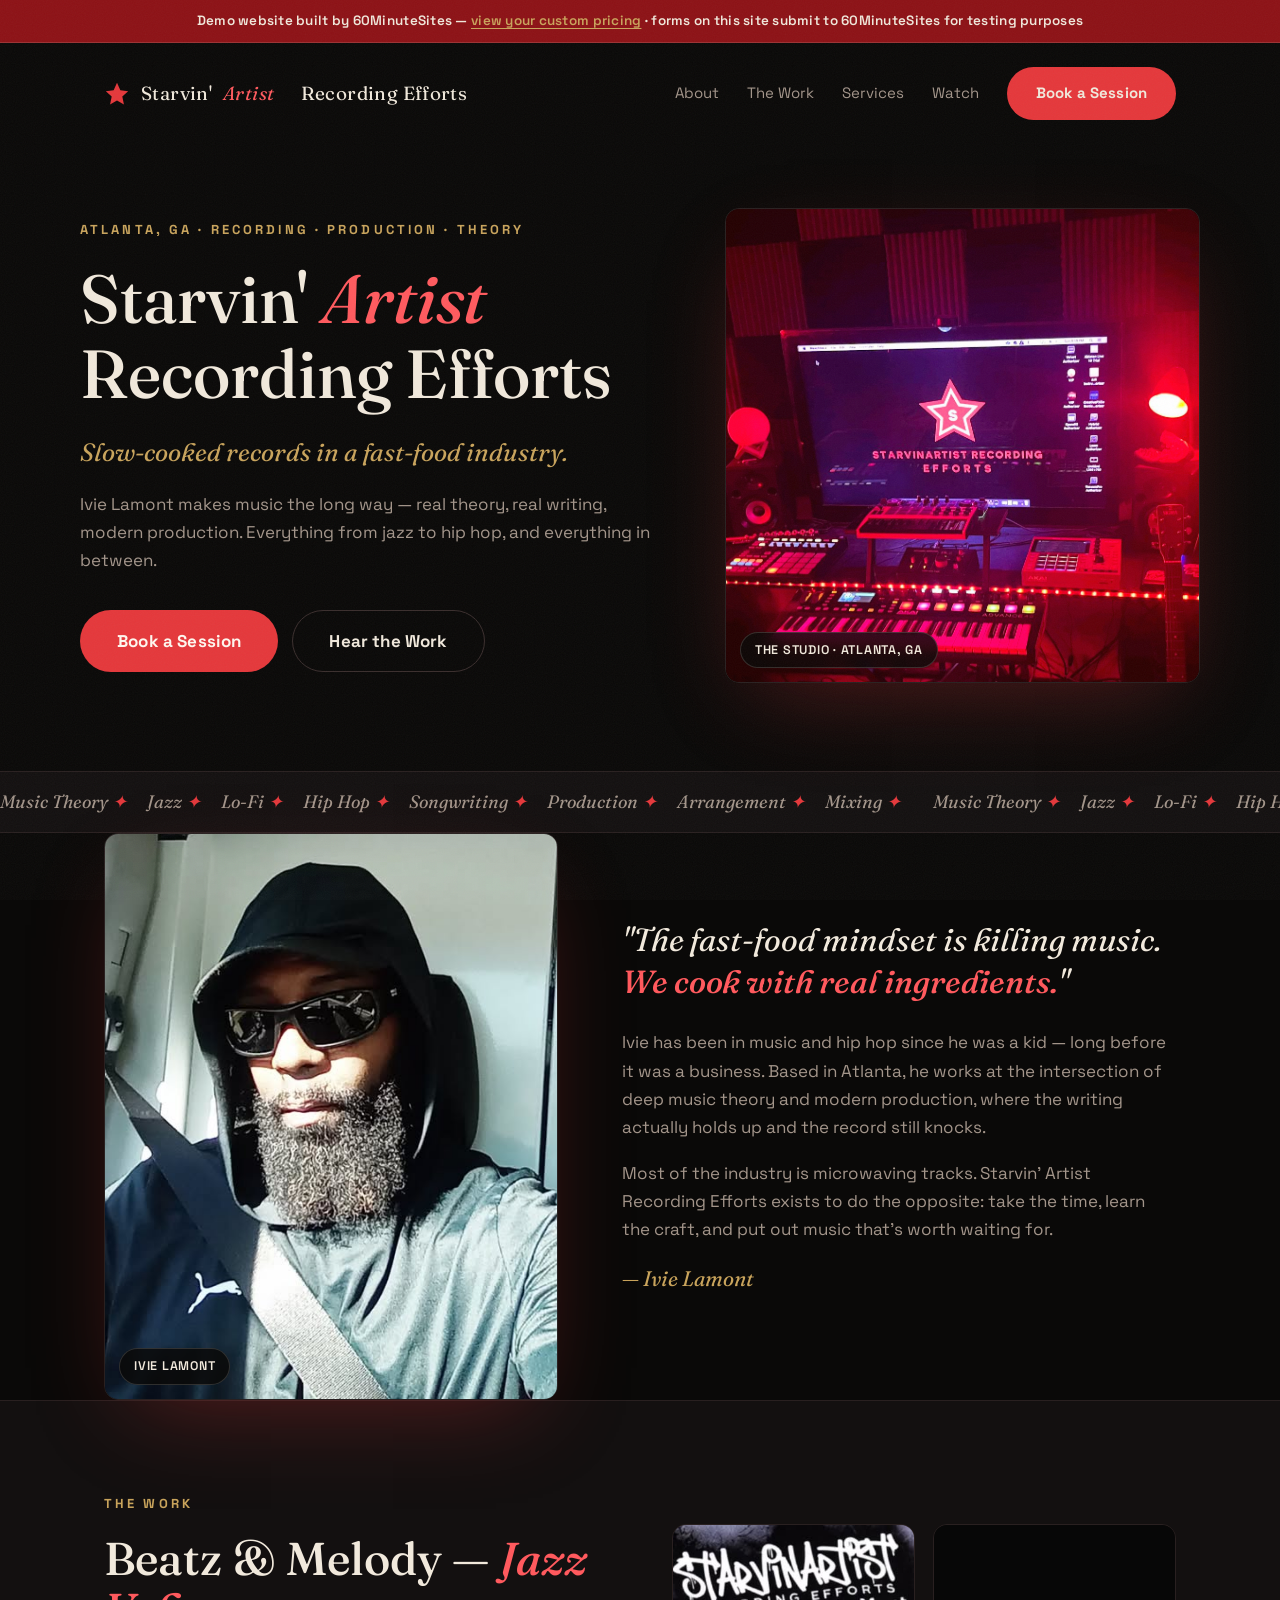
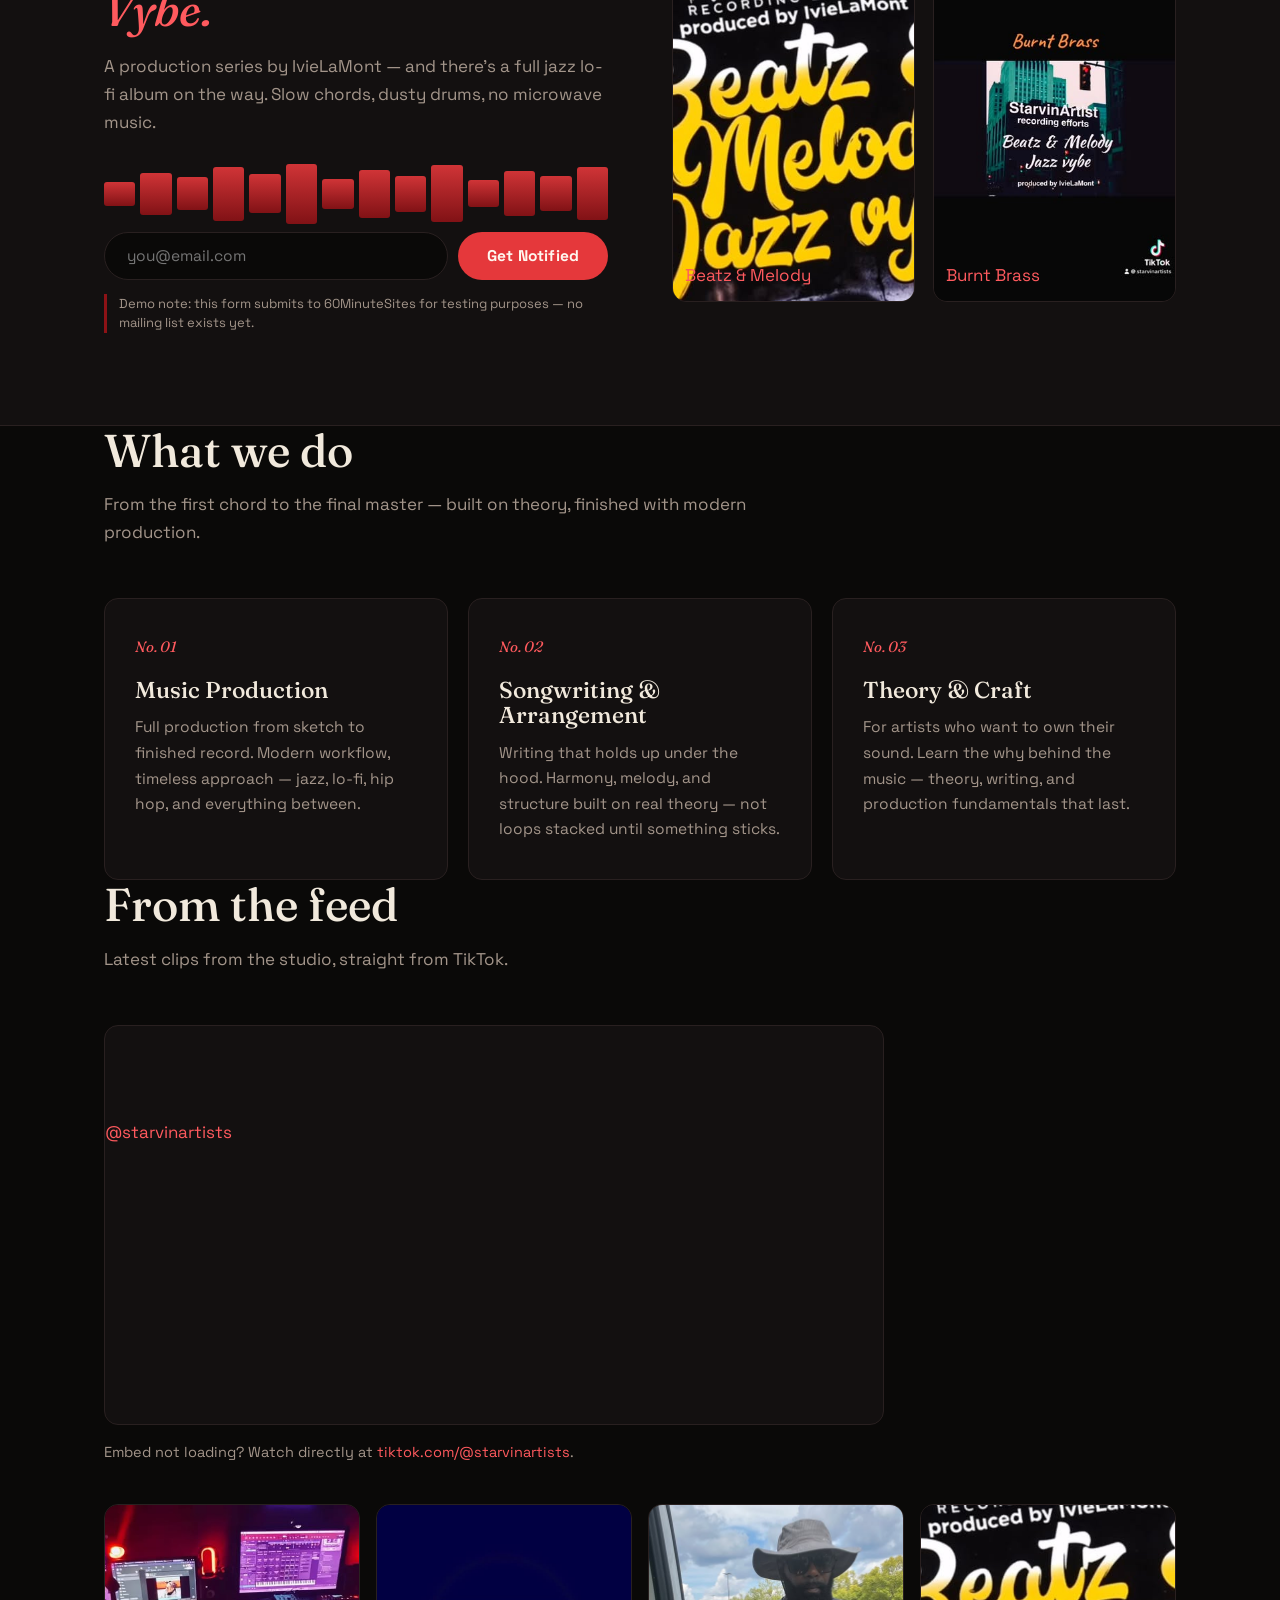
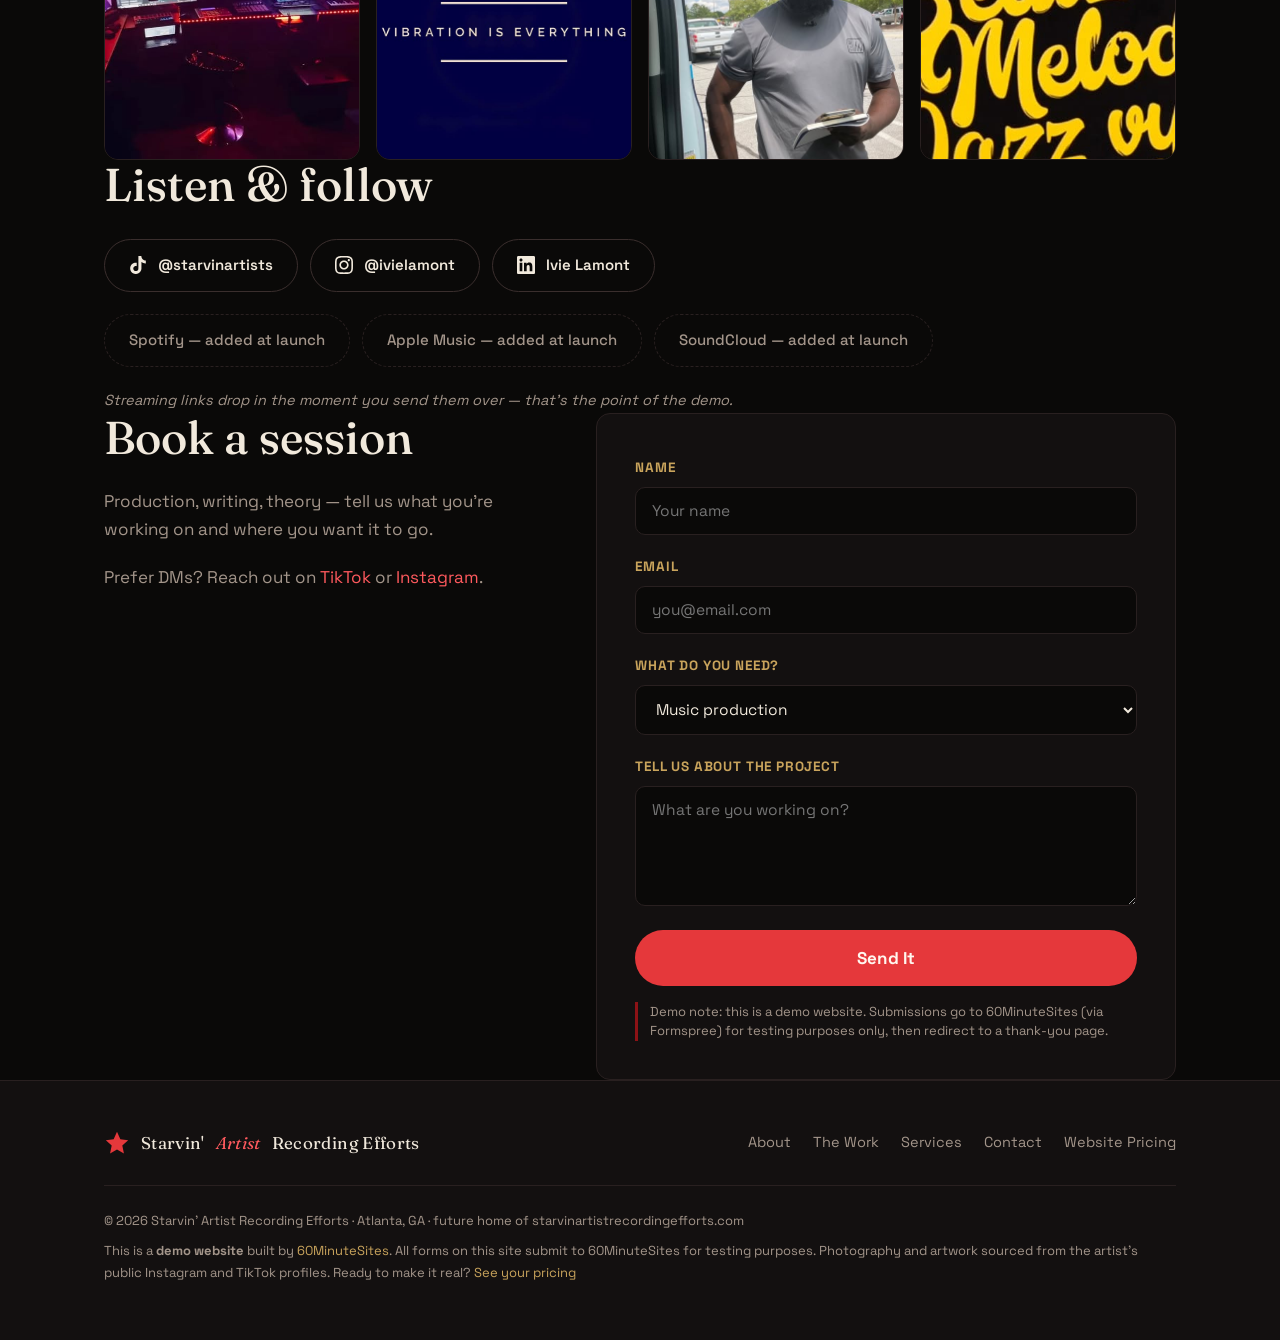
<file: index.html>
<!DOCTYPE html>
<html lang="en">
<head>
  <meta charset="UTF-8">
  <meta name="viewport" content="width=device-width, initial-scale=1.0">
  <title>Starvin' Artist Recording Efforts — Music Production, Atlanta GA</title>
  <meta name="description" content="Starvin' Artist Recording Efforts — Ivie Lamont. Music production, songwriting, and music theory from jazz to hip hop. Atlanta, GA.">
  <meta name="robots" content="noindex">
  <link rel="icon" href="data:image/svg+xml,%3Csvg xmlns='http://www.w3.org/2000/svg' viewBox='0 0 24 24'%3E%3Cpath fill='%23e5383b' d='M12 1.7l3.1 6.9 7.2.8-5.4 5 1.5 7.2L12 17.9l-6.4 3.7 1.5-7.2-5.4-5 7.2-.8z'/%3E%3C/svg%3E">
  <link rel="preconnect" href="https://fonts.googleapis.com">
  <link rel="preconnect" href="https://fonts.gstatic.com" crossorigin>
  <link href="https://fonts.googleapis.com/css2?family=Fraunces:ital,opsz,wght@0,9..144,400;0,9..144,500;1,9..144,400;1,9..144,500&family=Space+Grotesk:wght@400;600;700&display=swap" rel="stylesheet">
  <link rel="stylesheet" href="assets/style.css?v=3">
</head>
<body>

  <div class="demo-bar">
    Demo website built by 60MinuteSites — <a href="pricing.html">view your custom pricing</a> · forms on this site submit to 60MinuteSites for testing purposes
  </div>

  <div class="wrap">
    <nav>
      <a class="nav-logo" href="index.html">
        <svg class="star" viewBox="0 0 24 24" aria-hidden="true"><path d="M12 1.7l3.1 6.9 7.2.8-5.4 5 1.5 7.2L12 17.9l-6.4 3.7 1.5-7.2-5.4-5 7.2-.8z"/></svg>
        Starvin' <em>Artist</em>&nbsp;<span class="lockup-tail">Recording Efforts</span>
      </a>
      <div class="nav-links">
        <a href="#about">About</a>
        <a href="#work">The Work</a>
        <a href="#services">Services</a>
        <a href="#watch">Watch</a>
        <a href="#contact" class="btn btn-solid">Book a Session</a>
      </div>
    </nav>
  </div>

  <header class="wrap hero">
    <div>
      <div class="eyebrow">Atlanta, GA · Recording · Production · Theory</div>
      <h1>Starvin' <em>Artist</em> Recording Efforts</h1>
      <p class="tagline">Slow-cooked records in a fast-food industry.</p>
      <p class="sub">Ivie Lamont makes music the long way — real theory, real writing, modern production. Everything from jazz to hip hop, and everything in between.</p>
      <div class="hero-ctas">
        <a href="#contact" class="btn btn-solid btn-lg">Book a Session</a>
        <a href="#work" class="btn btn-ghost btn-lg">Hear the Work</a>
      </div>
    </div>
    <div class="photo-frame">
      <img src="assets/img/studio-wide.jpg" alt="The Starvin' Artist Recording Efforts studio in Atlanta — production desk, keyboards and monitors" width="999" height="999">
      <span class="chip">The Studio · Atlanta, GA</span>
    </div>
  </header>

  <div class="marquee" aria-hidden="true">
    <div class="marquee-inner">
      <span>Music Theory <b>✦</b> Jazz <b>✦</b> Lo-Fi <b>✦</b> Hip Hop <b>✦</b> Songwriting <b>✦</b> Production <b>✦</b> Arrangement <b>✦</b> Mixing <b>✦</b></span>
      <span>Music Theory <b>✦</b> Jazz <b>✦</b> Lo-Fi <b>✦</b> Hip Hop <b>✦</b> Songwriting <b>✦</b> Production <b>✦</b> Arrangement <b>✦</b> Mixing <b>✦</b></span>
    </div>
  </div>

  <section id="about" class="wrap">
    <div class="about-grid">
      <div class="about-photos">
        <div class="photo-frame">
          <img src="assets/img/ivie-portrait.jpg" alt="Ivie Lamont" width="640" height="640">
          <span class="chip">Ivie Lamont</span>
        </div>
      </div>
      <div class="about-copy">
        <p class="big-quote">"The fast-food mindset is killing music. <strong>We cook with real ingredients.</strong>"</p>
        <p>Ivie has been in music and hip hop since he was a kid — long before it was a business. Based in Atlanta, he works at the intersection of deep music theory and modern production, where the writing actually holds up and the record still knocks.</p>
        <p>Most of the industry is microwaving tracks. Starvin' Artist Recording Efforts exists to do the opposite: take the time, learn the craft, and put out music that's worth waiting for.</p>
        <p class="sig">— Ivie Lamont</p>
      </div>
    </div>
  </section>

  <section id="work" class="work">
    <div class="wrap work-grid">
      <div>
        <div class="eyebrow">The Work</div>
        <h2 style="font-size: clamp(32px, 4.4vw, 46px); margin-bottom: 16px;">Beatz &amp; Melody — <em style="color: var(--red-bright);">Jazz Vybe.</em></h2>
        <p style="color: var(--muted); margin-bottom: 8px;">A production series by IvieLaMont — and there's a full jazz lo-fi album on the way. Slow chords, dusty drums, no microwave music.</p>
        <div class="waveform" aria-hidden="true">
          <i style="--h:40;--d:0"></i><i style="--h:70;--d:.1"></i><i style="--h:55;--d:.2"></i><i style="--h:90;--d:.3"></i><i style="--h:65;--d:.4"></i><i style="--h:100;--d:.5"></i><i style="--h:50;--d:.6"></i><i style="--h:80;--d:.7"></i><i style="--h:60;--d:.8"></i><i style="--h:95;--d:.9"></i><i style="--h:45;--d:1"></i><i style="--h:75;--d:1.1"></i><i style="--h:58;--d:1.2"></i><i style="--h:88;--d:1.3"></i>
        </div>
        <form class="notify-form" action="https://formspree.io/f/xojeqvng" method="POST">
          <input type="hidden" name="_subject" value="Starvin' Artist DEMO — Album notify signup">
          <input type="hidden" name="_next" class="next-url" value="thank-you.html">
          <input type="hidden" name="site" value="starvin-artist-recording-efforts (demo)">
          <input type="email" name="email" placeholder="you@email.com" required>
          <button type="submit" class="btn btn-solid">Get Notified</button>
        </form>
        <p class="form-disclaimer" style="margin-top:14px;">Demo note: this form submits to 60MinuteSites for testing purposes — no mailing list exists yet.</p>
      </div>
      <div class="release-row">
        <a class="release" href="https://www.instagram.com/ivielamont/" target="_blank" rel="noopener">
          <img src="assets/img/art-jazz-vybe.jpg" alt="Beatz & Melody — Jazz Vybe, produced by IvieLaMont" width="360" height="640">
          <span class="chip">Beatz &amp; Melody</span>
        </a>
        <a class="release" href="https://www.tiktok.com/@starvinartists" target="_blank" rel="noopener">
          <img src="assets/img/art-burnt-brass.jpg" alt="Burnt Brass — Beatz & Melody Jazz Vybe on TikTok" width="360" height="640">
          <span class="chip">Burnt Brass</span>
        </a>
      </div>
    </div>
  </section>

  <section id="services" class="wrap">
    <div class="section-head">
      <h2>What we do</h2>
      <p>From the first chord to the final master — built on theory, finished with modern production.</p>
    </div>
    <div class="cards">
      <div class="card">
        <div class="num">No. 01</div>
        <h3>Music Production</h3>
        <p>Full production from sketch to finished record. Modern workflow, timeless approach — jazz, lo-fi, hip hop, and everything between.</p>
      </div>
      <div class="card">
        <div class="num">No. 02</div>
        <h3>Songwriting &amp; Arrangement</h3>
        <p>Writing that holds up under the hood. Harmony, melody, and structure built on real theory — not loops stacked until something sticks.</p>
      </div>
      <div class="card">
        <div class="num">No. 03</div>
        <h3>Theory &amp; Craft</h3>
        <p>For artists who want to own their sound. Learn the why behind the music — theory, writing, and production fundamentals that last.</p>
      </div>
    </div>
  </section>

  <section id="watch" class="wrap">
    <div class="section-head">
      <h2>From the feed</h2>
      <p>Latest clips from the studio, straight from TikTok.</p>
    </div>
    <div class="embed-frame">
      <blockquote class="tiktok-embed" cite="https://www.tiktok.com/@starvinartists" data-unique-id="starvinartists" data-embed-type="creator" style="max-width:780px;min-width:288px;">
        <section><a target="_blank" rel="noopener" href="https://www.tiktok.com/@starvinartists?refer=creator_embed">@starvinartists</a></section>
      </blockquote>
    </div>
    <p class="embed-fallback">Embed not loading? Watch directly at <a href="https://www.tiktok.com/@starvinartists" target="_blank" rel="noopener">tiktok.com/@starvinartists</a>.</p>

    <div class="gallery" style="margin-top: 40px;">
      <a href="https://www.instagram.com/ivielamont/" target="_blank" rel="noopener"><img src="assets/img/studio-desk.jpg" alt="The production desk, lit in red" width="640" height="480"></a>
      <a href="https://www.instagram.com/ivielamont/" target="_blank" rel="noopener"><img src="assets/img/vibration.jpg" alt="Vibration is everything" width="640" height="628"></a>
      <a href="https://www.instagram.com/ivielamont/" target="_blank" rel="noopener"><img src="assets/img/ivie-notebook.jpg" alt="Ivie Lamont writing" width="512" height="640"></a>
      <a href="https://www.instagram.com/ivielamont/" target="_blank" rel="noopener"><img src="assets/img/art-jazz-vybe.jpg" alt="Beatz & Melody — Jazz Vybe artwork" width="360" height="640"></a>
    </div>
  </section>

  <section id="listen" class="wrap" style="padding-top: 0;">
    <div class="section-head" style="margin-bottom: 28px;">
      <h2>Listen &amp; follow</h2>
    </div>
    <div class="listen-row">
      <a class="social-btn" href="https://www.tiktok.com/@starvinartists" target="_blank" rel="noopener">
        <svg viewBox="0 0 24 24" aria-hidden="true"><path d="M12.53.02C13.84 0 15.14.01 16.44 0c.08 1.53.63 3.09 1.75 4.17 1.12 1.11 2.7 1.62 4.24 1.79v4.03c-1.44-.05-2.89-.35-4.2-.97-.57-.26-1.1-.59-1.62-.93-.01 2.92.01 5.84-.02 8.75-.08 1.4-.54 2.79-1.35 3.94-1.31 1.92-3.58 3.17-5.91 3.21-1.43.08-2.86-.31-4.08-1.03-2.02-1.19-3.44-3.37-3.65-5.71-.02-.5-.03-1-.01-1.49.18-1.9 1.12-3.72 2.58-4.96 1.66-1.44 3.98-2.13 6.15-1.72.02 1.48-.04 2.96-.04 4.44-.99-.32-2.15-.23-3.02.37-.63.41-1.11 1.04-1.36 1.75-.21.51-.15 1.07-.14 1.61.24 1.64 1.82 3.02 3.5 2.87 1.12-.01 2.19-.66 2.77-1.61.19-.33.4-.67.41-1.06.1-1.79.06-3.57.07-5.36.01-4.03-.01-8.05.02-12.07z"/></svg>
        @starvinartists
      </a>
      <a class="social-btn" href="https://www.instagram.com/ivielamont/" target="_blank" rel="noopener">
        <svg viewBox="0 0 24 24" aria-hidden="true"><path d="M12 2.163c3.204 0 3.584.012 4.85.07 3.252.148 4.771 1.691 4.919 4.919.058 1.265.069 1.645.069 4.849 0 3.205-.012 3.584-.069 4.849-.149 3.225-1.664 4.771-4.919 4.919-1.266.058-1.644.07-4.85.07-3.204 0-3.584-.012-4.849-.07-3.26-.149-4.771-1.699-4.919-4.92-.058-1.265-.07-1.644-.07-4.849 0-3.204.013-3.583.07-4.849.149-3.227 1.664-4.771 4.919-4.919 1.266-.057 1.645-.069 4.849-.069zm0-2.163c-3.259 0-3.667.014-4.947.072-4.358.2-6.78 2.618-6.98 6.98-.059 1.281-.073 1.689-.073 4.948 0 3.259.014 3.668.072 4.948.2 4.358 2.618 6.78 6.98 6.98 1.281.058 1.689.072 4.948.072 3.259 0 3.668-.014 4.948-.072 4.354-.2 6.782-2.618 6.979-6.98.059-1.28.073-1.689.073-4.948 0-3.259-.014-3.667-.072-4.947-.196-4.354-2.617-6.78-6.979-6.98-1.281-.059-1.69-.073-4.949-.073zm0 5.838c-3.403 0-6.162 2.759-6.162 6.162s2.759 6.163 6.162 6.163 6.162-2.759 6.162-6.163c0-3.403-2.759-6.162-6.162-6.162zm0 10.162c-2.209 0-4-1.79-4-4 0-2.209 1.791-4 4-4s4 1.791 4 4c0 2.21-1.791 4-4 4zm6.406-11.845c-.796 0-1.441.645-1.441 1.44s.645 1.44 1.441 1.44c.795 0 1.439-.645 1.439-1.44s-.644-1.44-1.439-1.44z"/></svg>
        @ivielamont
      </a>
      <a class="social-btn" href="https://www.linkedin.com/in/ivie-lamont-6354243a/" target="_blank" rel="noopener">
        <svg viewBox="0 0 24 24" aria-hidden="true"><path d="M20.447 20.452h-3.554v-5.569c0-1.328-.027-3.037-1.852-3.037-1.853 0-2.136 1.445-2.136 2.939v5.667H9.351V9h3.414v1.561h.046c.477-.9 1.637-1.85 3.37-1.85 3.601 0 4.267 2.37 4.267 5.455v6.286zM5.337 7.433c-1.144 0-2.063-.926-2.063-2.065 0-1.138.92-2.063 2.063-2.063 1.14 0 2.064.925 2.064 2.063 0 1.139-.925 2.065-2.064 2.065zm1.782 13.019H3.555V9h3.564v11.452zM22.225 0H1.771C.792 0 0 .774 0 1.729v20.542C0 23.227.792 24 1.771 24h20.451C23.2 24 24 23.227 24 22.271V1.729C24 .774 23.2 0 22.225 0z"/></svg>
        Ivie Lamont
      </a>
    </div>
    <div class="listen-row">
      <span class="social-btn soon">Spotify — added at launch</span>
      <span class="social-btn soon">Apple Music — added at launch</span>
      <span class="social-btn soon">SoundCloud — added at launch</span>
    </div>
    <p class="soon-note">Streaming links drop in the moment you send them over — that's the point of the demo.</p>
  </section>

  <section id="contact" class="wrap">
    <div class="contact-grid">
      <div class="contact-side">
        <div class="section-head" style="margin-bottom:24px;">
          <h2>Book a session</h2>
        </div>
        <p>Production, writing, theory — tell us what you're working on and where you want it to go.</p>
        <p>Prefer DMs? Reach out on <a href="https://www.tiktok.com/@starvinartists" target="_blank" rel="noopener">TikTok</a> or <a href="https://www.instagram.com/ivielamont/" target="_blank" rel="noopener">Instagram</a>.</p>
      </div>
      <form class="contact-form" action="https://formspree.io/f/xojeqvng" method="POST">
        <input type="hidden" name="_subject" value="Starvin' Artist DEMO — Booking inquiry">
        <input type="hidden" name="_next" class="next-url" value="thank-you.html">
        <input type="hidden" name="site" value="starvin-artist-recording-efforts (demo)">
        <div>
          <label for="name">Name</label>
          <input type="text" id="name" name="name" placeholder="Your name" required>
        </div>
        <div>
          <label for="email">Email</label>
          <input type="email" id="email" name="email" placeholder="you@email.com" required>
        </div>
        <div>
          <label for="need">What do you need?</label>
          <select id="need" name="need">
            <option>Music production</option>
            <option>Songwriting / arrangement</option>
            <option>Theory &amp; craft</option>
            <option>Something else</option>
          </select>
        </div>
        <div>
          <label for="message">Tell us about the project</label>
          <textarea id="message" name="message" placeholder="What are you working on?"></textarea>
        </div>
        <button type="submit" class="btn btn-solid btn-lg">Send It</button>
        <p class="form-disclaimer">Demo note: this is a demo website. Submissions go to 60MinuteSites (via Formspree) for testing purposes only, then redirect to a thank-you page.</p>
      </form>
    </div>
  </section>

  <footer>
    <div class="wrap">
      <div class="footer-grid">
        <a class="nav-logo" href="index.html">
          <svg class="star" viewBox="0 0 24 24" aria-hidden="true"><path d="M12 1.7l3.1 6.9 7.2.8-5.4 5 1.5 7.2L12 17.9l-6.4 3.7 1.5-7.2-5.4-5 7.2-.8z"/></svg>
          Starvin' <em>Artist</em> Recording Efforts
        </a>
        <div class="footer-links">
          <a href="#about">About</a>
          <a href="#work">The Work</a>
          <a href="#services">Services</a>
          <a href="#contact">Contact</a>
          <a href="pricing.html">Website Pricing</a>
        </div>
      </div>
      <div class="footer-legal">
        <p>© 2026 Starvin' Artist Recording Efforts · Atlanta, GA · future home of starvinartistrecordingefforts.com</p>
        <p style="margin-top:8px;">This is a <strong>demo website</strong> built by <a href="https://60minutesites.com" target="_blank" rel="noopener">60MinuteSites</a>. All forms on this site submit to 60MinuteSites for testing purposes. Photography and artwork sourced from the artist's public Instagram and TikTok profiles. Ready to make it real? <a href="pricing.html">See your pricing</a></p>
      </div>
    </div>
  </footer>

  <script>
    // make form redirects absolute so _next works on any host (GitHub Pages or final domain)
    document.querySelectorAll('.next-url').forEach(function (i) {
      i.value = new URL(i.getAttribute('value'), window.location.href).href;
    });
  </script>
  <script async src="https://www.tiktok.com/embed.js"></script>
</body>
</html>
</file>
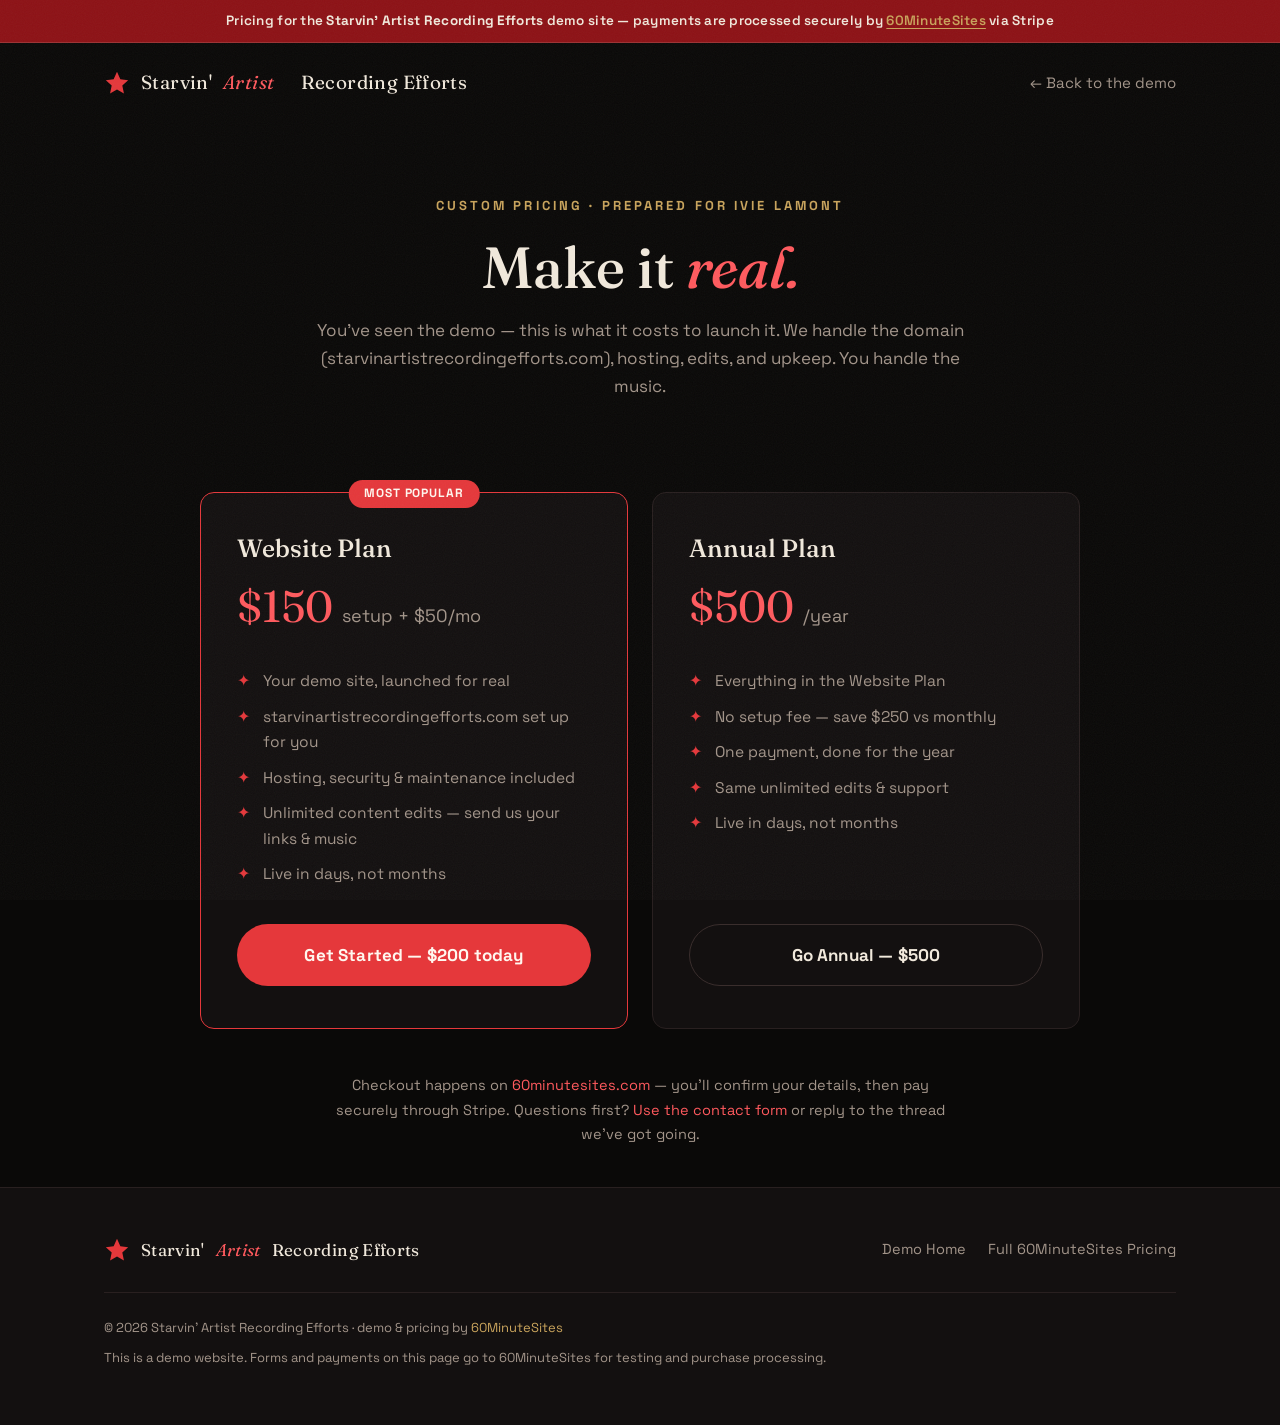
<file: pricing.html>
<!DOCTYPE html>
<html lang="en">
<head>
  <meta charset="UTF-8">
  <meta name="viewport" content="width=device-width, initial-scale=1.0">
  <title>Website Pricing — Starvin' Artist Recording Efforts</title>
  <meta name="description" content="Custom website pricing for Starvin' Artist Recording Efforts, built by 60MinuteSites.">
  <meta name="robots" content="noindex">
  <link rel="icon" href="data:image/svg+xml,%3Csvg xmlns='http://www.w3.org/2000/svg' viewBox='0 0 24 24'%3E%3Cpath fill='%23e5383b' d='M12 1.7l3.1 6.9 7.2.8-5.4 5 1.5 7.2L12 17.9l-6.4 3.7 1.5-7.2-5.4-5 7.2-.8z'/%3E%3C/svg%3E">
  <link rel="preconnect" href="https://fonts.googleapis.com">
  <link rel="preconnect" href="https://fonts.gstatic.com" crossorigin>
  <link href="https://fonts.googleapis.com/css2?family=Fraunces:ital,opsz,wght@0,9..144,400;0,9..144,500;1,9..144,400;1,9..144,500&family=Space+Grotesk:wght@400;600;700&display=swap" rel="stylesheet">
  <link rel="stylesheet" href="assets/style.css?v=3">
</head>
<body>

  <div class="demo-bar">
    Pricing for the <strong>Starvin' Artist Recording Efforts</strong> demo site — payments are processed securely by <a href="https://60minutesites.com" target="_blank" rel="noopener">60MinuteSites</a> via Stripe
  </div>

  <div class="wrap">
    <nav>
      <a class="nav-logo" href="index.html">
        <svg class="star" viewBox="0 0 24 24" aria-hidden="true"><path d="M12 1.7l3.1 6.9 7.2.8-5.4 5 1.5 7.2L12 17.9l-6.4 3.7 1.5-7.2-5.4-5 7.2-.8z"/></svg>
        Starvin' <em>Artist</em>&nbsp;<span class="lockup-tail">Recording Efforts</span>
      </a>
      <div class="nav-links">
        <a href="index.html">← Back to the demo</a>
      </div>
    </nav>
  </div>

  <header class="wrap pricing-hero">
    <div class="eyebrow">Custom Pricing · Prepared for Ivie Lamont</div>
    <h1>Make it <em>real.</em></h1>
    <p>You've seen the demo — this is what it costs to launch it. We handle the domain (starvinartistrecordingefforts.com), hosting, edits, and upkeep. You handle the music.</p>
  </header>

  <div class="wrap" style="padding-bottom: 40px;">
    <div class="plans">
      <div class="plan featured">
        <div class="flag">Most Popular</div>
        <h3>Website Plan</h3>
        <div class="price">$150 <small>setup + $50/mo</small></div>
        <ul>
          <li>Your demo site, launched for real</li>
          <li>starvinartistrecordingefforts.com set up for you</li>
          <li>Hosting, security &amp; maintenance included</li>
          <li>Unlimited content edits — send us your links &amp; music</li>
          <li>Live in days, not months</li>
        </ul>
        <a class="btn btn-solid btn-lg" href="https://60minutesites.com/checkout-information.html?plan=monthly">Get Started — $200 today</a>
      </div>
      <div class="plan">
        <h3>Annual Plan</h3>
        <div class="price">$500 <small>/year</small></div>
        <ul>
          <li>Everything in the Website Plan</li>
          <li>No setup fee — save $250 vs monthly</li>
          <li>One payment, done for the year</li>
          <li>Same unlimited edits &amp; support</li>
          <li>Live in days, not months</li>
        </ul>
        <a class="btn btn-ghost btn-lg" href="https://60minutesites.com/checkout-information.html?plan=annual">Go Annual — $500</a>
      </div>
    </div>

    <p class="pricing-note">
      Checkout happens on <a href="https://60minutesites.com" target="_blank" rel="noopener">60minutesites.com</a> — you'll confirm your details, then pay securely through Stripe. Questions first? <a href="index.html#contact">Use the contact form</a> or reply to the thread we've got going.
    </p>
  </div>

  <footer>
    <div class="wrap">
      <div class="footer-grid">
        <a class="nav-logo" href="index.html">
          <svg class="star" viewBox="0 0 24 24" aria-hidden="true"><path d="M12 1.7l3.1 6.9 7.2.8-5.4 5 1.5 7.2L12 17.9l-6.4 3.7 1.5-7.2-5.4-5 7.2-.8z"/></svg>
          Starvin' <em>Artist</em> Recording Efforts
        </a>
        <div class="footer-links">
          <a href="index.html">Demo Home</a>
          <a href="https://60minutesites.com/pricing.html" target="_blank" rel="noopener">Full 60MinuteSites Pricing</a>
        </div>
      </div>
      <div class="footer-legal">
        <p>© 2026 Starvin' Artist Recording Efforts · demo &amp; pricing by <a href="https://60minutesites.com" target="_blank" rel="noopener">60MinuteSites</a></p>
        <p style="margin-top:8px;">This is a demo website. Forms and payments on this page go to 60MinuteSites for testing and purchase processing.</p>
      </div>
    </div>
  </footer>

</body>
</html>
</file>
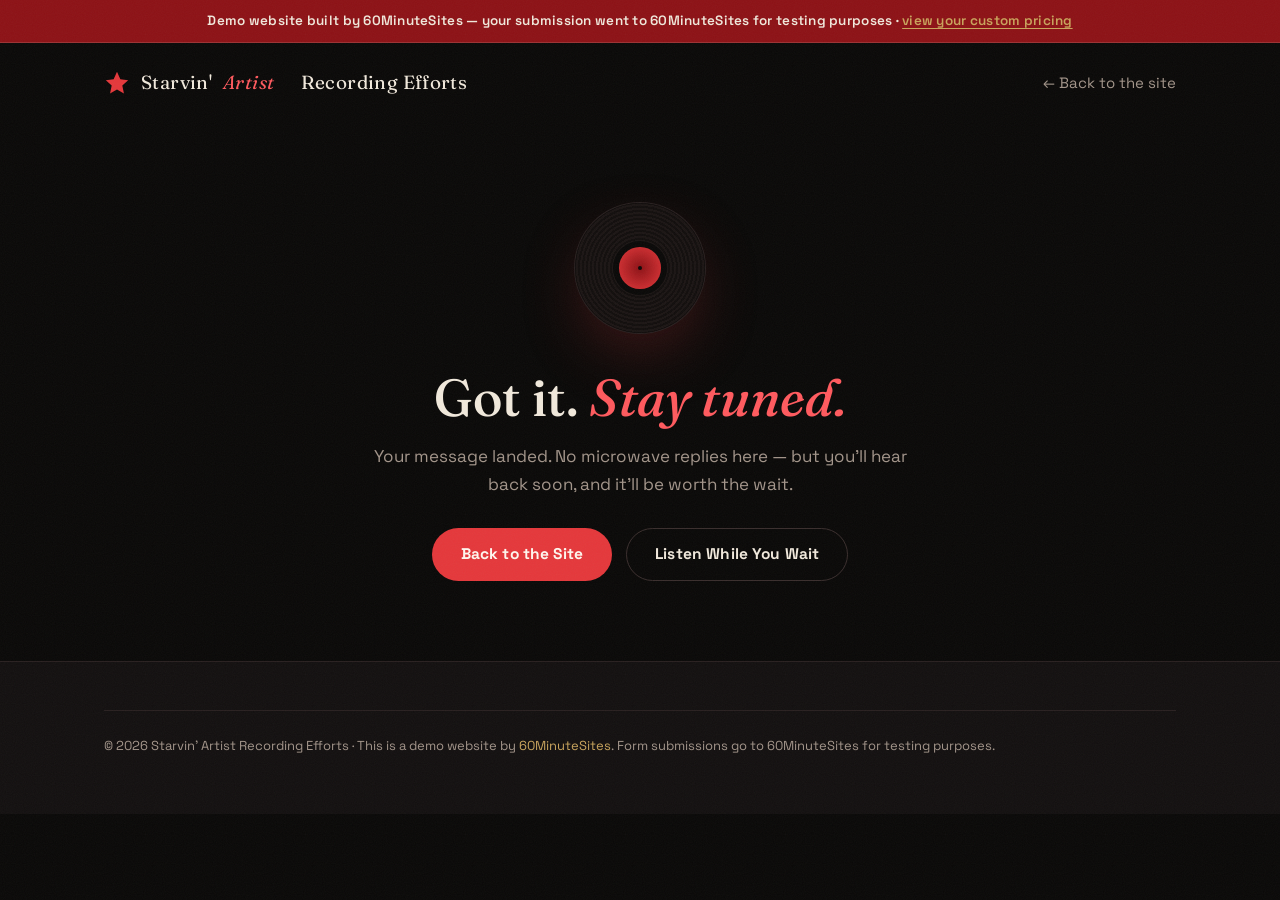
<file: thank-you.html>
<!DOCTYPE html>
<html lang="en">
<head>
  <meta charset="UTF-8">
  <meta name="viewport" content="width=device-width, initial-scale=1.0">
  <title>Message Received — Starvin' Artist Recording Efforts</title>
  <meta name="robots" content="noindex">
  <link rel="icon" href="data:image/svg+xml,%3Csvg xmlns='http://www.w3.org/2000/svg' viewBox='0 0 24 24'%3E%3Cpath fill='%23e5383b' d='M12 1.7l3.1 6.9 7.2.8-5.4 5 1.5 7.2L12 17.9l-6.4 3.7 1.5-7.2-5.4-5 7.2-.8z'/%3E%3C/svg%3E">
  <link rel="preconnect" href="https://fonts.googleapis.com">
  <link rel="preconnect" href="https://fonts.gstatic.com" crossorigin>
  <link href="https://fonts.googleapis.com/css2?family=Fraunces:ital,opsz,wght@0,9..144,400;0,9..144,500;1,9..144,400;1,9..144,500&family=Space+Grotesk:wght@400;600;700&display=swap" rel="stylesheet">
  <link rel="stylesheet" href="assets/style.css?v=3">
</head>
<body>

  <div class="demo-bar">
    Demo website built by 60MinuteSites — your submission went to 60MinuteSites for testing purposes · <a href="pricing.html">view your custom pricing</a>
  </div>

  <div class="wrap">
    <nav>
      <a class="nav-logo" href="index.html">
        <svg class="star" viewBox="0 0 24 24" aria-hidden="true"><path d="M12 1.7l3.1 6.9 7.2.8-5.4 5 1.5 7.2L12 17.9l-6.4 3.7 1.5-7.2-5.4-5 7.2-.8z"/></svg>
        Starvin' <em>Artist</em>&nbsp;<span class="lockup-tail">Recording Efforts</span>
      </a>
      <div class="nav-links">
        <a href="index.html">← Back to the site</a>
      </div>
    </nav>
  </div>

  <main class="thanks">
    <div class="vinyl" aria-hidden="true"></div>
    <h1>Got it. <em>Stay tuned.</em></h1>
    <p>Your message landed. No microwave replies here — but you'll hear back soon, and it'll be worth the wait.</p>
    <div class="hero-ctas">
      <a href="index.html" class="btn btn-solid">Back to the Site</a>
      <a href="index.html#listen" class="btn btn-ghost">Listen While You Wait</a>
    </div>
  </main>

  <footer>
    <div class="wrap">
      <div class="footer-legal">
        <p>© 2026 Starvin' Artist Recording Efforts · This is a demo website by <a href="https://60minutesites.com" target="_blank" rel="noopener">60MinuteSites</a>. Form submissions go to 60MinuteSites for testing purposes.</p>
      </div>
    </div>
  </footer>

</body>
</html>
</file>
<file: assets/style.css>
/* Starvin' Artist Recording Efforts — demo site by 60MinuteSites */

:root {
  --bg: #0a0908;
  --surface: #131010;
  --surface-2: #1a1514;
  --line: #292020;
  --cream: #f1e9dc;
  --muted: #a3958a;
  --red: #e5383b;
  --red-bright: #ff5a5e;
  --red-deep: #8d1216;
  --brass: #c9a45c;
  --radius: 14px;
  --font-display: "Fraunces", Georgia, serif;
  --font-body: "Space Grotesk", -apple-system, sans-serif;
}

* { margin: 0; padding: 0; box-sizing: border-box; }

html { scroll-behavior: smooth; overflow-x: clip; }

body {
  background: var(--bg);
  color: var(--cream);
  font-family: var(--font-body);
  font-size: 17px;
  line-height: 1.65;
  -webkit-font-smoothing: antialiased;
}

/* film grain */
body::after {
  content: "";
  position: fixed;
  inset: 0;
  pointer-events: none;
  z-index: 999;
  opacity: 0.045;
  background-image: url("data:image/svg+xml,%3Csvg xmlns='http://www.w3.org/2000/svg' width='160' height='160'%3E%3Cfilter id='n'%3E%3CfeTurbulence type='fractalNoise' baseFrequency='0.9' numOctaves='2'/%3E%3C/filter%3E%3Crect width='160' height='160' filter='url(%23n)'/%3E%3C/svg%3E");
}

h1, h2, h3 { font-family: var(--font-display); font-weight: 500; line-height: 1.1; }

a { color: var(--red-bright); text-decoration: none; }
a:hover { color: var(--cream); }

img { max-width: 100%; display: block; }

.wrap { max-width: 1120px; margin: 0 auto; padding: 0 24px; }

/* ---------- demo banner ---------- */
.demo-bar {
  position: sticky;
  top: 0;
  z-index: 100;
  background: var(--red-deep);
  color: var(--cream);
  font-size: 13.5px;
  font-weight: 600;
  text-align: center;
  padding: 10px 16px;
  letter-spacing: 0.02em;
  border-bottom: 1px solid rgba(241, 233, 220, 0.15);
}
.demo-bar a {
  color: var(--brass);
  text-decoration: underline;
  text-underline-offset: 3px;
}
.demo-bar a:hover { color: var(--cream); }

/* ---------- nav ---------- */
nav {
  display: flex;
  align-items: center;
  justify-content: space-between;
  padding: 24px 0;
  gap: 16px;
}
.nav-logo {
  display: inline-flex;
  align-items: center;
  gap: 11px;
  font-family: var(--font-display);
  font-size: 19px;
  color: var(--cream);
  letter-spacing: 0.02em;
}
.nav-logo .star { width: 26px; height: 26px; fill: var(--red); flex-shrink: 0; }
.nav-logo em { color: var(--red-bright); font-style: italic; }
.nav-links { display: flex; gap: 28px; align-items: center; flex-wrap: wrap; }
.nav-links a { color: var(--muted); font-size: 15px; }
.nav-links a:hover { color: var(--cream); }
.nav-links a.btn { color: var(--cream); }

/* ---------- buttons ---------- */
.btn {
  display: inline-block;
  padding: 13px 28px;
  border-radius: 999px;
  font-weight: 700;
  font-size: 15.5px;
  letter-spacing: 0.01em;
  border: 1.5px solid transparent;
  cursor: pointer;
  transition: transform 0.15s ease, background 0.15s ease, color 0.15s ease, border-color 0.15s ease;
  font-family: var(--font-body);
}
.btn:active { transform: scale(0.97); }
.btn-solid { background: var(--red); color: #fff7ef; }
.btn-solid:hover { background: var(--red-bright); color: #fff; }
.btn-ghost { border-color: #3a2e2d; color: var(--cream); background: transparent; }
.btn-ghost:hover { border-color: var(--red); color: var(--red-bright); }
.btn-lg { padding: 16px 36px; font-size: 17px; }

/* ---------- hero ---------- */
.hero {
  padding: 64px 0 88px;
  display: grid;
  grid-template-columns: 1.1fr 0.9fr;
  gap: 64px;
  align-items: center;
}
.eyebrow {
  color: var(--brass);
  font-size: 13px;
  font-weight: 700;
  letter-spacing: 0.24em;
  text-transform: uppercase;
  margin-bottom: 20px;
}
.hero h1 {
  font-size: clamp(42px, 5.8vw, 68px);
  margin-bottom: 22px;
}
.hero h1 em { color: var(--red-bright); font-style: italic; }
.hero .tagline {
  font-family: var(--font-display);
  font-style: italic;
  font-size: clamp(20px, 2.5vw, 25px);
  color: var(--brass);
  margin-bottom: 16px;
}
.hero p.sub { color: var(--muted); max-width: 52ch; margin-bottom: 36px; }
.hero-ctas { display: flex; gap: 14px; flex-wrap: wrap; }

/* photo frames */
.photo-frame {
  position: relative;
  border-radius: var(--radius);
  overflow: hidden;
  border: 1px solid var(--line);
  box-shadow: 0 30px 90px -30px rgba(229, 56, 59, 0.35);
}
.photo-frame img { width: 100%; height: 100%; object-fit: cover; }
.photo-frame .chip {
  position: absolute;
  left: 14px;
  bottom: 14px;
  background: rgba(10, 9, 8, 0.82);
  border: 1px solid rgba(241, 233, 220, 0.16);
  backdrop-filter: blur(6px);
  color: var(--cream);
  font-size: 12.5px;
  font-weight: 600;
  letter-spacing: 0.06em;
  text-transform: uppercase;
  padding: 7px 14px;
  border-radius: 999px;
}
.hero .photo-frame { aspect-ratio: 1; }

/* ---------- marquee ---------- */
.marquee {
  border-top: 1px solid var(--line);
  border-bottom: 1px solid var(--line);
  overflow: hidden;
  padding: 15px 0;
  background: var(--surface);
}
.marquee-inner {
  display: flex;
  width: max-content;
  animation: scroll 30s linear infinite;
}
.marquee span {
  font-family: var(--font-display);
  font-style: italic;
  font-size: 18px;
  color: var(--muted);
  white-space: nowrap;
  padding-right: 16px;
}
.marquee span b { color: var(--red); font-weight: 500; padding-right: 16px; }
@keyframes scroll { to { transform: translateX(-50%); } }
@media (prefers-reduced-motion: reduce) {
  .marquee-inner, .vinyl, .waveform i { animation: none !important; }
}

/* ---------- sections ---------- */
section { padding: 92px 0; }
.section-head { margin-bottom: 52px; max-width: 660px; }
.section-head h2 { font-size: clamp(32px, 4.4vw, 46px); margin-bottom: 14px; }
.section-head h2 em { color: var(--red-bright); font-style: italic; }
.section-head p { color: var(--muted); }

/* about */
.about-grid { display: grid; grid-template-columns: 0.9fr 1.1fr; gap: 64px; align-items: center; }
.about-photos { position: relative; }
.about-photos .photo-frame { aspect-ratio: 4 / 5; }
.about-copy .big-quote {
  font-family: var(--font-display);
  font-style: italic;
  font-size: clamp(24px, 3vw, 32px);
  line-height: 1.3;
  color: var(--cream);
  margin-bottom: 26px;
}
.about-copy .big-quote strong { color: var(--red-bright); font-weight: 500; }
.about-copy p { color: var(--muted); margin-bottom: 18px; }
.about-copy .sig {
  font-family: var(--font-display);
  font-style: italic;
  font-size: 21px;
  color: var(--brass);
}

/* services */
.cards { display: grid; grid-template-columns: repeat(3, 1fr); gap: 20px; }
.card {
  background: var(--surface);
  border: 1px solid var(--line);
  border-radius: var(--radius);
  padding: 36px 30px;
  transition: border-color 0.2s ease, transform 0.2s ease;
}
.card:hover { border-color: var(--red-deep); transform: translateY(-4px); }
.card .num {
  font-family: var(--font-display);
  font-style: italic;
  color: var(--red-bright);
  font-size: 15px;
  margin-bottom: 18px;
}
.card h3 { font-size: 23px; margin-bottom: 12px; }
.card p { color: var(--muted); font-size: 15.5px; }

/* work / releases */
.work { background: var(--surface); border-top: 1px solid var(--line); border-bottom: 1px solid var(--line); }
.work-grid { display: grid; grid-template-columns: 1fr 1fr; gap: 64px; align-items: center; }
.release-row { display: grid; grid-template-columns: 1fr 1fr; gap: 18px; }
.release {
  position: relative;
  border-radius: var(--radius);
  overflow: hidden;
  border: 1px solid var(--line);
  aspect-ratio: 9 / 14;
}
.release img { width: 100%; height: 100%; object-fit: cover; object-position: center 20%; transition: transform 0.3s ease; }
.release:hover img { transform: scale(1.04); }
.release .chip { position: absolute; left: 12px; bottom: 12px; }
.waveform { display: flex; gap: 5px; align-items: center; height: 60px; margin: 28px 0 8px; }
.waveform i {
  flex: 1;
  background: linear-gradient(to top, var(--red-deep), var(--red));
  border-radius: 3px;
  height: calc(var(--h) * 1%);
  opacity: 0.9;
  animation: pulse 1.8s ease-in-out infinite;
  animation-delay: calc(var(--d) * 1s);
}
@keyframes pulse {
  0%, 100% { transform: scaleY(1); }
  50% { transform: scaleY(0.55); }
}

/* notify form */
.notify-form { display: flex; gap: 10px; flex-wrap: wrap; }
.notify-form input[type="email"] {
  flex: 1;
  min-width: 220px;
  background: var(--bg);
  border: 1.5px solid var(--line);
  border-radius: 999px;
  padding: 13px 22px;
  color: var(--cream);
  font-family: var(--font-body);
  font-size: 15.5px;
}
.notify-form input:focus { outline: none; border-color: var(--red); }

/* tiktok embed */
.embed-frame {
  max-width: 780px;
  border-radius: var(--radius);
  overflow: hidden;
  border: 1px solid var(--line);
  background: var(--surface);
  min-height: 400px;
}
.embed-frame blockquote { margin: 0 auto; }
.embed-fallback { color: var(--muted); font-size: 14.5px; margin-top: 16px; }

/* gallery */
.gallery { display: grid; grid-template-columns: repeat(4, 1fr); gap: 16px; }
.gallery a { display: block; border-radius: var(--radius); overflow: hidden; border: 1px solid var(--line); aspect-ratio: 1; }
.gallery img { width: 100%; height: 100%; object-fit: cover; transition: transform 0.3s ease, opacity 0.3s ease; }
.gallery a:hover img { transform: scale(1.05); opacity: 0.85; }

/* listen / follow */
.listen-row { display: flex; gap: 12px; flex-wrap: wrap; margin-bottom: 22px; }
.social-btn {
  display: inline-flex;
  align-items: center;
  gap: 11px;
  padding: 13px 24px;
  border-radius: 999px;
  border: 1.5px solid #3a2e2d;
  color: var(--cream);
  font-weight: 600;
  font-size: 15px;
  transition: border-color 0.15s ease, color 0.15s ease;
}
.social-btn svg { width: 18px; height: 18px; fill: currentColor; flex-shrink: 0; }
.social-btn:hover { border-color: var(--red); color: var(--red-bright); }
.social-btn.soon {
  border-style: dashed;
  border-color: var(--line);
  color: var(--muted);
  cursor: default;
  font-weight: 500;
}
.soon-note { color: var(--muted); font-size: 14.5px; font-style: italic; }

/* contact */
.contact-grid { display: grid; grid-template-columns: 0.85fr 1.15fr; gap: 64px; align-items: start; }
.contact-side p { color: var(--muted); margin-bottom: 20px; }
.contact-form {
  background: var(--surface);
  border: 1px solid var(--line);
  border-radius: var(--radius);
  padding: 38px;
  display: grid;
  gap: 16px;
}
.contact-form label { font-size: 13.5px; font-weight: 700; color: var(--brass); letter-spacing: 0.06em; text-transform: uppercase; }
.contact-form input,
.contact-form select,
.contact-form textarea {
  width: 100%;
  background: var(--bg);
  border: 1.5px solid var(--line);
  border-radius: 10px;
  padding: 13px 16px;
  color: var(--cream);
  font-family: var(--font-body);
  font-size: 15.5px;
  margin-top: 7px;
}
.contact-form input:focus,
.contact-form select:focus,
.contact-form textarea:focus { outline: none; border-color: var(--red); }
.contact-form textarea { resize: vertical; min-height: 120px; }

.form-disclaimer {
  font-size: 13px;
  color: var(--muted);
  line-height: 1.5;
  border-left: 3px solid var(--red-deep);
  padding-left: 12px;
}

/* ---------- pricing page ---------- */
.pricing-hero { padding: 72px 0 40px; text-align: center; }
.pricing-hero h1 { font-size: clamp(38px, 5.5vw, 58px); margin-bottom: 16px; }
.pricing-hero h1 em { color: var(--red-bright); font-style: italic; }
.pricing-hero p { color: var(--muted); max-width: 60ch; margin: 0 auto; }

.plans { display: grid; grid-template-columns: 1fr 1fr; gap: 24px; max-width: 880px; margin: 52px auto 0; }
.plan {
  background: var(--surface);
  border: 1px solid var(--line);
  border-radius: var(--radius);
  padding: 42px 36px;
  display: flex;
  flex-direction: column;
  gap: 8px;
}
.plan.featured { border-color: var(--red); position: relative; }
.plan .flag {
  position: absolute;
  top: -13px;
  left: 50%;
  transform: translateX(-50%);
  background: var(--red);
  color: #fff7ef;
  font-size: 12px;
  font-weight: 700;
  padding: 4px 15px;
  border-radius: 999px;
  letter-spacing: 0.08em;
  text-transform: uppercase;
  white-space: nowrap;
}
.plan h3 { font-size: 25px; }
.plan .price { font-family: var(--font-display); font-size: 44px; color: var(--red-bright); }
.plan .price small { font-size: 18px; color: var(--muted); font-family: var(--font-body); }
.plan ul { list-style: none; margin: 18px 0 28px; display: grid; gap: 10px; }
.plan li { color: var(--muted); font-size: 15.5px; padding-left: 26px; position: relative; }
.plan li::before { content: "✦"; color: var(--red); position: absolute; left: 0; }
.plan .btn { margin-top: auto; text-align: center; }

.pricing-note {
  max-width: 640px;
  margin: 44px auto 0;
  text-align: center;
  color: var(--muted);
  font-size: 14.5px;
  line-height: 1.7;
}

/* ---------- thank-you ---------- */
.thanks {
  min-height: 55vh;
  display: flex;
  flex-direction: column;
  align-items: center;
  justify-content: center;
  text-align: center;
  padding: 80px 24px;
}
.vinyl {
  width: 130px;
  aspect-ratio: 1;
  border-radius: 50%;
  position: relative;
  background: repeating-radial-gradient(circle at 50% 50%, #120e0d 0 2px, #1b1514 2px 4px);
  box-shadow: 0 0 0 1px var(--line), 0 24px 70px -18px rgba(229, 56, 59, 0.35);
  animation: spin 6s linear infinite;
  margin-bottom: 36px;
}
.vinyl::before {
  content: "";
  position: absolute;
  inset: 34%;
  border-radius: 50%;
  background: radial-gradient(circle, var(--red-deep), var(--red));
  box-shadow: 0 0 0 6px var(--bg);
}
.vinyl::after {
  content: "";
  position: absolute;
  inset: 48.5%;
  border-radius: 50%;
  background: var(--bg);
}
@keyframes spin { to { transform: rotate(360deg); } }
.thanks h1 { font-size: clamp(36px, 5vw, 52px); margin-bottom: 16px; }
.thanks h1 em { color: var(--red-bright); font-style: italic; }
.thanks p { color: var(--muted); max-width: 50ch; margin-bottom: 30px; }

/* ---------- footer ---------- */
footer {
  border-top: 1px solid var(--line);
  padding: 48px 0 56px;
  background: var(--surface);
}
.footer-grid { display: flex; justify-content: space-between; gap: 32px; flex-wrap: wrap; margin-bottom: 28px; align-items: center; }
.footer-grid .nav-logo { font-size: 17px; }
.footer-links { display: flex; gap: 22px; flex-wrap: wrap; }
.footer-links a { color: var(--muted); font-size: 14.5px; }
.footer-links a:hover { color: var(--cream); }
.footer-legal {
  color: var(--muted);
  font-size: 13px;
  line-height: 1.7;
  border-top: 1px solid var(--line);
  padding-top: 24px;
}
.footer-legal a { color: var(--brass); }

/* ---------- responsive ---------- */
@media (max-width: 900px) {
  .hero { grid-template-columns: 1fr; padding: 40px 0 64px; gap: 40px; }
  .hero .photo-frame { max-width: 440px; }
  .about-grid, .work-grid, .contact-grid { grid-template-columns: 1fr; gap: 40px; }
  .cards { grid-template-columns: 1fr; }
  .plans { grid-template-columns: 1fr; }
  .gallery { grid-template-columns: repeat(2, 1fr); }
  section { padding: 64px 0; }
}

@media (max-width: 720px) {
  body { font-size: 16px; }

  .demo-bar { font-size: 12px; padding: 8px 14px; }

  nav { padding: 18px 0; gap: 12px; }
  .nav-logo { font-size: 16px; gap: 8px; min-width: 0; }
  .nav-logo .star { width: 20px; height: 20px; }
  nav .nav-logo .lockup-tail { display: none; }
  /* index page: hide in-page anchor links, keep the CTA; back-links on other pages stay */
  .nav-links { gap: 16px; }
  .nav-links a[href^="#"]:not(.btn) { display: none; }
  .nav-links a.btn { padding: 10px 18px; font-size: 13.5px; }

  .hero { padding: 28px 0 56px; gap: 32px; }
  .hero h1 { font-size: clamp(32px, 9.5vw, 42px); }
  .hero .tagline { font-size: 19px; }
  .hero p.sub { font-size: 15.5px; margin-bottom: 28px; }
  .hero-ctas { flex-direction: column; }
  .hero-ctas .btn { width: 100%; text-align: center; padding: 15px 24px; font-size: 16px; }

  .marquee span { font-size: 15px; }

  section { padding: 52px 0; }
  .section-head { margin-bottom: 32px; }
  .section-head h2 { font-size: clamp(27px, 7.5vw, 34px); }
  .about-copy .big-quote { font-size: clamp(21px, 5.8vw, 26px); }

  .work-grid h2 { font-size: clamp(27px, 7.5vw, 34px) !important; }
  .card { padding: 28px 24px; }

  .embed-frame { min-height: 300px; }
  .gallery { gap: 10px; }

  .social-btn { padding: 11px 18px; font-size: 14px; }

  .contact-form { padding: 24px 20px; }

  .pricing-hero { padding: 48px 0 24px; }
  .plan { padding: 34px 24px; }
  .plan .btn { padding: 14px 20px; font-size: 15px; }
  .pricing-note { margin-top: 32px; }

  .footer-grid { flex-direction: column; align-items: flex-start; gap: 20px; }
}
</file>
